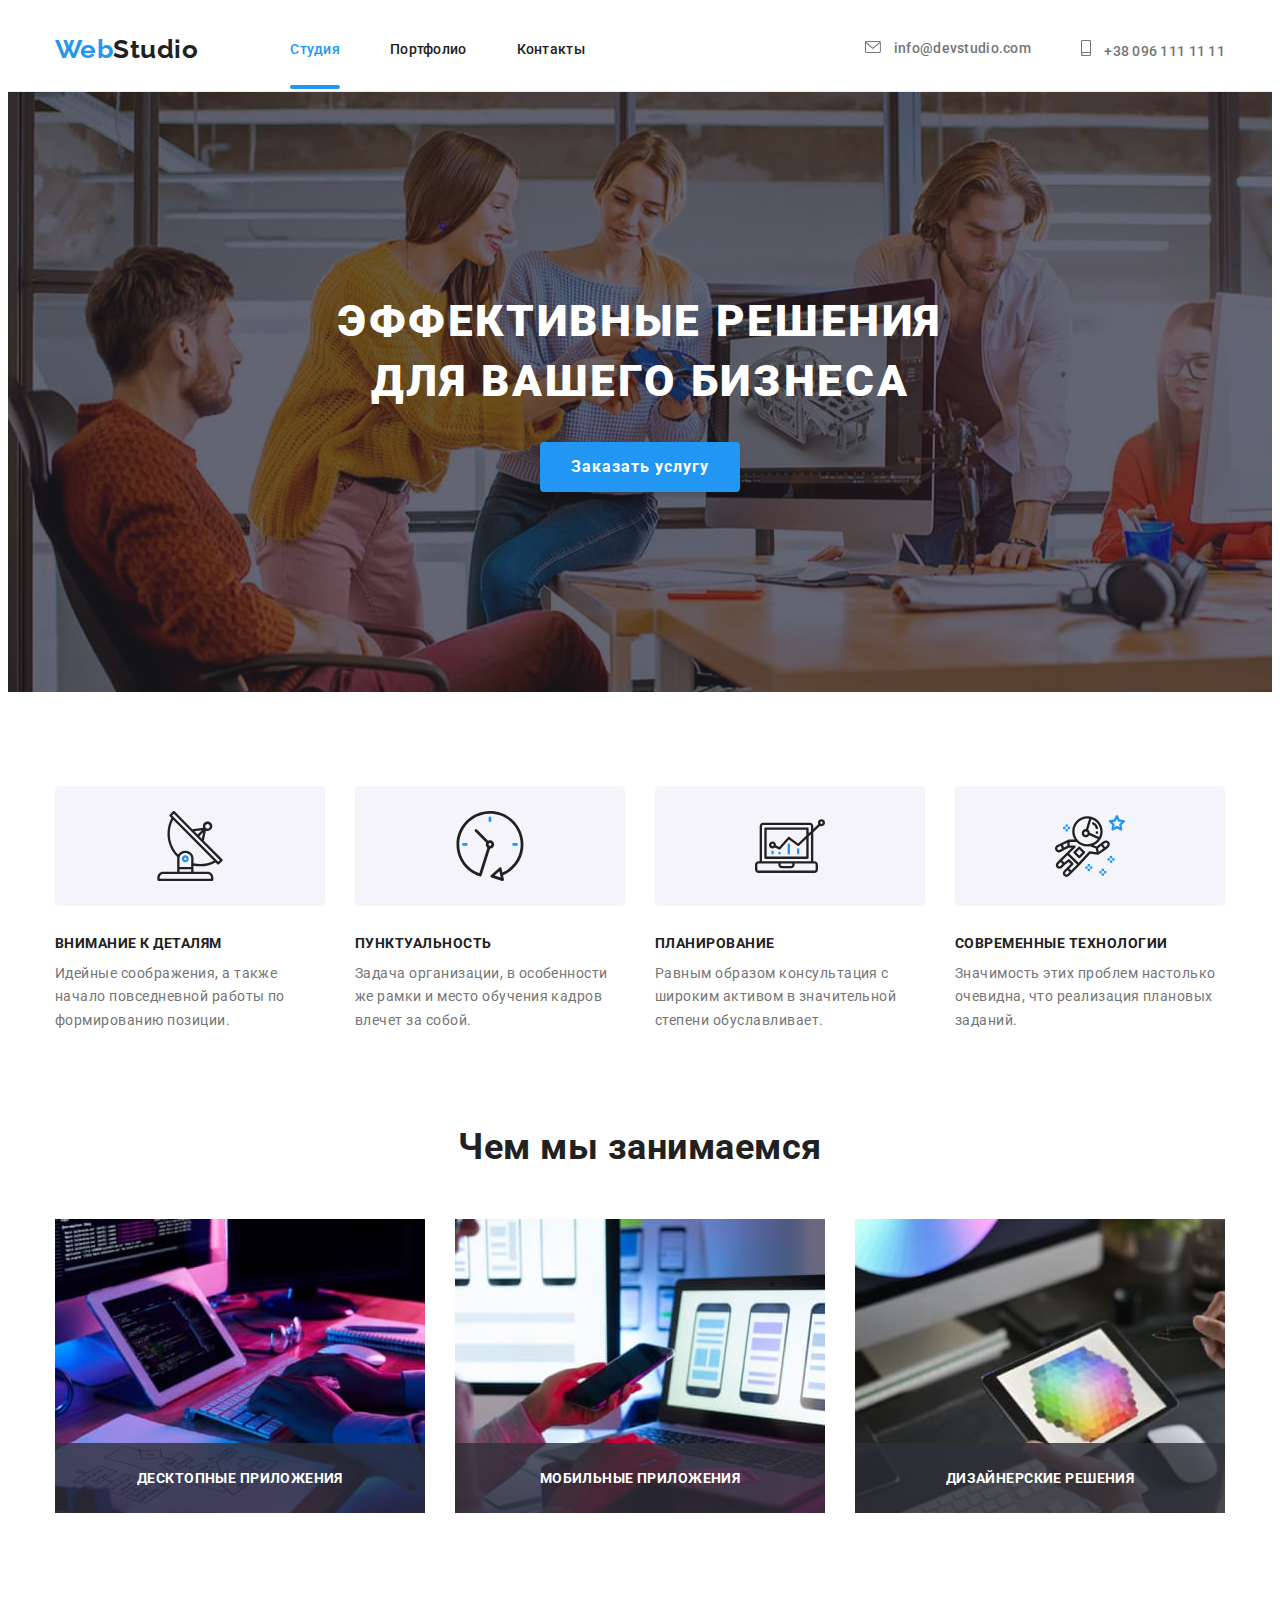
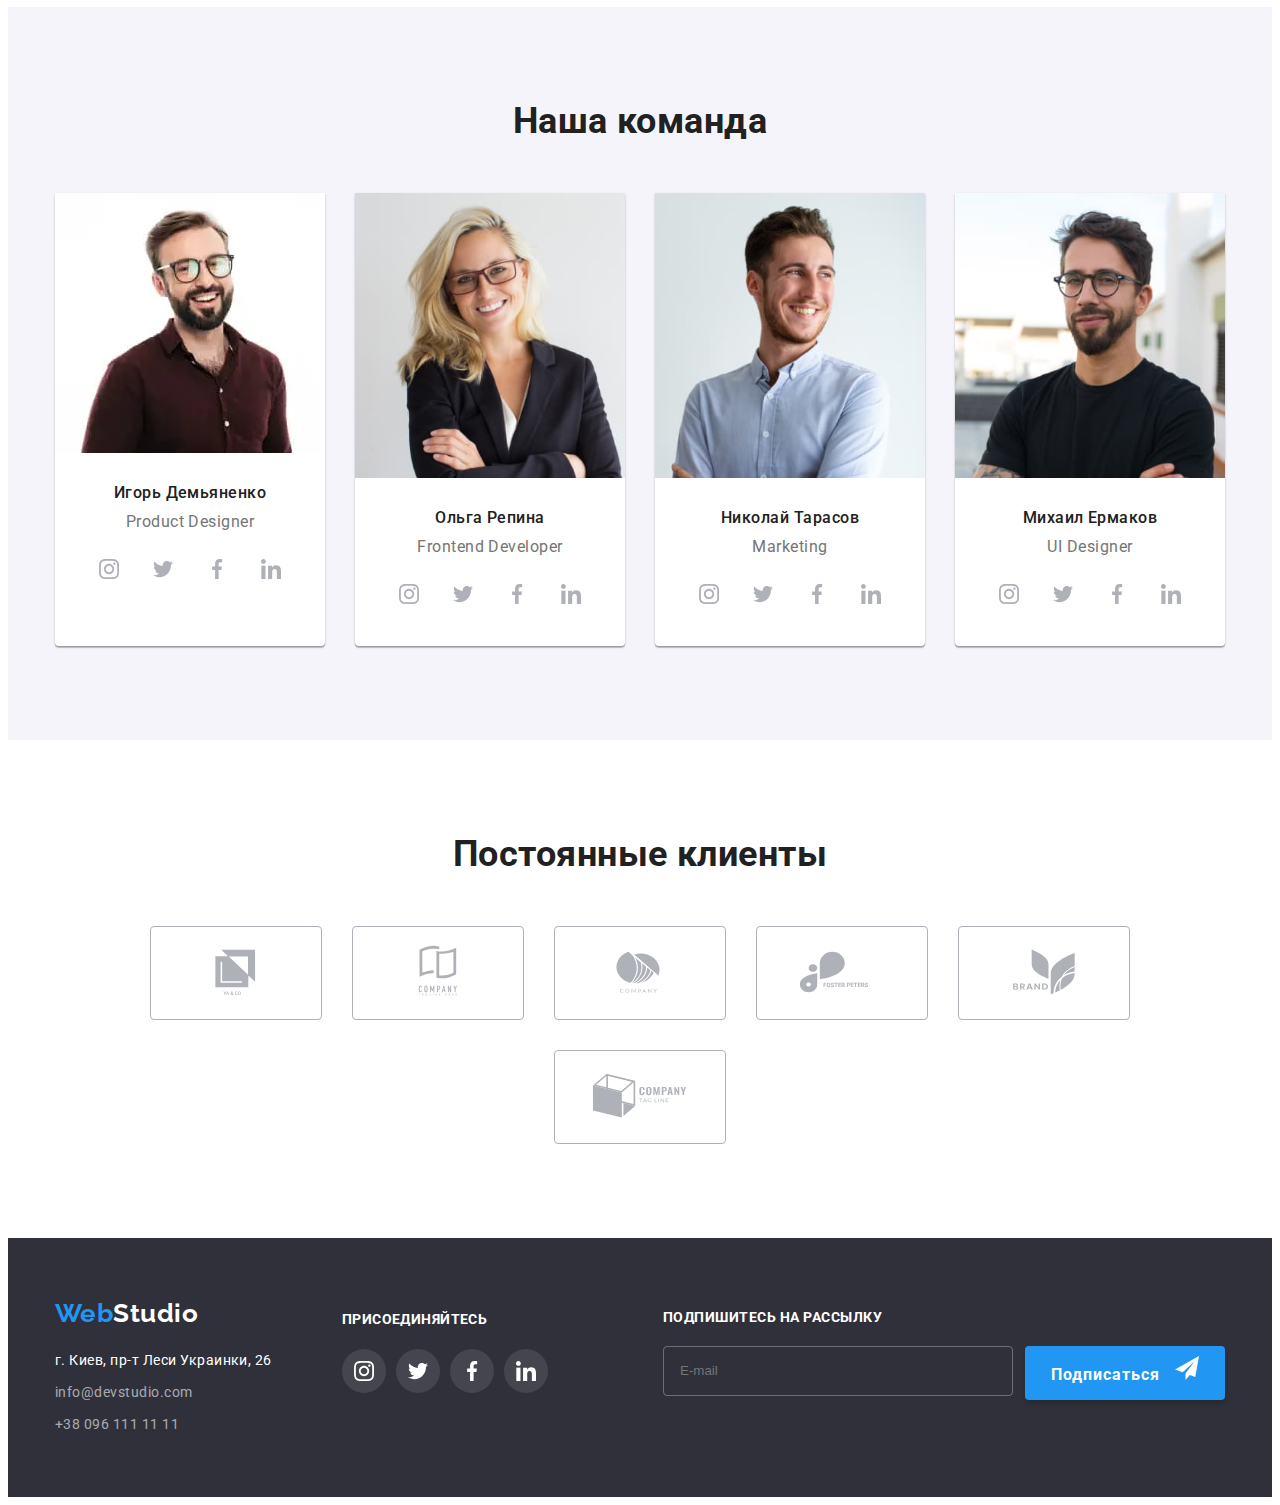
<file: index.html>
<!DOCTYPE html>
<html lang="ru">
  <head>
    <meta charset="UTF-8" />
    <meta http-equiv="X-UA-Compatible" content="IE=edge" />
    <meta name="viewport" content="width=device-width, initial-scale=1.0" />
    <title>WebStudio</title>
    <link rel="preconnect" href="https://fonts.googleapis.com" />
    <link rel="preconnect" href="https://fonts.gstatic.com" crossorigin />
    <link
      href="https://fonts.googleapis.com/css2?family=Raleway:wght@700&family=Roboto:wght@400;500;700;900&display=swap"
      rel="stylesheet"
    />
    <link
      rel="stylesheet"
      href="https://cdnjs.cloudflare.com/ajax/libs/modern-normalize/1.1.0/modern-normalize.min.css"
      integrity="sha512-wpPYUAdjBVSE4KJnH1VR1HeZfpl1ub8YT/NKx4PuQ5NmX2tKuGu6U/JRp5y+Y8XG2tV+wKQpNHVUX03MfMFn9Q=="
      crossorigin="anonymous"
      referrerpolicy="no-referrer"
    />
    <link rel="stylesheet" href="./css/main.min.css" />
  </head>

  <body>
    <header class="header">
      <div class="container header__container">
        <nav class="nav">
          <a class="logo logo--header link" href=""
            ><span class="logo__accent">Web</span>Studio</a
          >

          <button
            type="button"
            class="menu-button btn"
            aria-expanded="false"
            aria-controls="menu-container"
            data-menu-button
          >
            <svg
              width="40"
              height="40"
              aria-label="Переключатель мобильного меню"
            >
              <use class="icon-cross" href="./images/icons.svg#cross"></use>
              <use class="icon-menu" href="./images/icons.svg#menu"></use>
            </svg>
          </button>

          <div class="nav__container" id="menu-container" data-menu>
            <ul class="nav__list list">
              <li class="nav__item">
                <a class="nav__link link nav__link--current" href="./index.html"
                  >Студия</a
                >
              </li>
              <li class="nav__item">
                <a class="nav__link link" href="./portfolio.html">Портфолио</a>
              </li>
              <li class="nav__item">
                <a class="nav__link link" href="">Контакты</a>
              </li>
            </ul>

            <ul class="contact-list list">
              <li class="contact-list__item">
                <a class="contacts link" href="mailto:info@devstudio.com">
                  <svg class="contacts__icon" width="16" height="12">
                    <use href="./images/icons.svg#email"></use>
                  </svg>
                  info@devstudio.com
                </a>
              </li>
              <li class="contact-list__item">
                <a class="contacts contacts-tel link" href="tel:+380961111111">
                  <svg class="contacts__icon" width="10" height="16">
                    <use href="./images/icons.svg#smartphone"></use>
                  </svg>
                  +38 096 111 11 11
                </a>
              </li>
            </ul>

            <ul class="social-list list">
              <li class="social-list__item">
                <a href="" class="social-link link">Instagram</a>
              </li>
              <li class="social-list__item">
                <a href="" class="social-link link">Twitter</a>
              </li>
              <li class="social-list__item">
                <a href="" class="social-link link">Facebook</a>
              </li>
              <li class="social-list__item">
                <a href="" class="social-link link">LinkedIn</a>
              </li>
            </ul>
          </div>
        </nav>
      </div>
    </header>

    <main>
      <!-- Hero -->
      <section class="hero">
        <div class="container">
          <h1 class="hero__title">
            Эффективные решения <br />для вашего бизнеса
          </h1>

          <button class="modal-btn btn" type="button" data-modal-open>
            Заказать услугу
          </button>
        </div>
      </section>

      <!--Особенности-->
      <section class="specifics">
        <div class="container">
          <h2 class="specifics__title">Особенности</h2>
          <ul class="section list">
            <li class="specifics__item">
              <div class="section__box">
                <svg class="specifics__icon" width="70" height="70">
                  <use href="images/icons.svg#antenna"></use>
                </svg>
              </div>
              <h3 class="section__subtitle">Внимание к деталям</h3>
              <p class="section__description">
                Идейные соображения, а также начало повседневной работы по
                формированию позиции.
              </p>
            </li>

            <li class="specifics__item">
              <div class="section__box">
                <svg class="specifics__icon" width="70" height="70">
                  <use href="images/icons.svg#clock"></use>
                </svg>
              </div>
              <h3 class="section__subtitle">Пунктуальность</h3>
              <p class="section__description">
                Задача организации, в особенности же рамки и место обучения
                кадров влечет за собой.
              </p>
            </li>

            <li class="specifics__item">
              <div class="section__box">
                <svg class="specifics__icon" width="70" height="70">
                  <use href="images/icons.svg#diagram"></use>
                </svg>
              </div>
              <h3 class="section__subtitle">Планирование</h3>
              <p class="section__description">
                Равным образом консультация с широким активом в значительной
                степени обуславливает.
              </p>
            </li>

            <li class="specifics__item">
              <div class="section__box">
                <svg class="specifics__icon" width="70" height="70">
                  <use href="images/icons.svg#astronaut"></use>
                </svg>
              </div>
              <h3 class="section__subtitle">Современные технологии</h3>
              <p class="section__description">
                Значимость этих проблем настолько очевидна, что реализация
                плановых заданий.
              </p>
            </li>
          </ul>
        </div>
      </section>

      <!-- Чем мы занимаемся -->
      <section class="work">
        <div class="container">
          <h2 class="section__title">Чем мы занимаемся</h2>
          <ul class="work__list list">
            <li class="work__item">
              <img src="./images/code.jpg" width="370" alt="Пишем сайты" />
              <div class="work__description">
                <p class="work__text">Десктопные приложения</p>
              </div>
            </li>

            <li class="work__item">
              <img
                src="./images/design.jpg"
                width="370"
                alt="Составляем дизайн"
              />
              <div class="work__description">
                <p class="work__text">Мобильные приложения</p>
              </div>
            </li>

            <li class="work__item">
              <img
                src="./images/applications.jpg"
                width="370"
                alt="Создаем приложения"
              />
              <div class="work__description">
                <p class="work__text">Дизайнерские решения</p>
              </div>
            </li>
          </ul>
        </div>
      </section>

      <!--Наша команда-->

      <section class="team">
        <div class="container">
          <h2 class="section__title">Наша команда</h2>
          <ul class="team__list list">
            <li class="team__item">
              <picture>
                <source
                  srcset="
                    ./images/team1-desktop.webp    1x,
                    ./images/team1-desktop@2x.webp 2x
                  "
                  media="(min-width: 1200px)"
                  type="image/webp"
                />
                <source
                  srcset="
                    ./images/team1-desktop.jpg    1x,
                    ./images/team1-desktop@2x.jpg 2x
                  "
                  media="(min-width: 1200px)"
                />
                <source
                  srcset="
                    ./images/team1-tablet.webp    1x,
                    ./images/team1-tablet@2x.webp 2x
                  "
                  media="(min-width: 768px)"
                  type="image/webp"
                />
                <source
                  srcset="
                    ./images/team1-tablet.jpg    1x,
                    ./images/team1-tablet@2x.jpg 2x
                  "
                  media="(min-width: 768px)"
                />
                <source
                  srcset="
                    ./images/team1-mobile.webp    1x,
                    ./images/team1-mobile@2x.webp 2x
                  "
                  media="(max-width: 767px)"
                  type="image/webp"
                />
                <source
                  srcset="
                    ./images/team1-mobile.jpg    1x,
                    ./images/team1-mobile@2x.jpg 2x
                  "
                  media="(max-width: 767px)"
                />
                <img src="./images/team1-desktop.jpg" />
              </picture>

              <!-- <img
                srcset="
                  ./images/team1-270.jpg 270w,
                  ./images/team1-354.jpg 354w,
                  ./images/team1-540.jpg 450w,
                  ./images/team1-540.jpg 540w,
                  ./images/team1-708.jpg 708w,
                  ./images/team1-900.jpg 900w
                "
                src="./images/team1-270.jpg"
                alt="Игорь Демьяненко"
                sizes="(min-width: 1440) 15vw, (min-width: 1200px) 25vw, (min-width: 768px) 50vw, 100vw"
              /> -->

              <div class="team__content">
                <h3 class="team__subtitle">Игорь Демьяненко</h3>
                <p class="team__description" lang="en">Product Designer</p>
                <ul class="social list">
                  <li class="social__item">
                    <a href="" class="social__link link">
                      <svg class="social__icon" width="20" height="20">
                        <use href="./images/icons.svg#instagram"></use>
                      </svg>
                    </a>
                  </li>
                  <li class="social__item">
                    <a href="" class="social__link link">
                      <svg class="social__icon" width="20" height="20">
                        <use href="./images/icons.svg#twitter"></use>
                      </svg>
                    </a>
                  </li>
                  <li class="social__item">
                    <a href="" class="social__link link">
                      <svg class="social__icon" width="20" height="20">
                        <use href="./images/icons.svg#facebook"></use>
                      </svg>
                    </a>
                  </li>
                  <li class="social__item">
                    <a href="" class="social__link link">
                      <svg class="social__icon" width="20" height="20">
                        <use href="./images/icons.svg#linkedin"></use>
                      </svg>
                    </a>
                  </li>
                </ul>
              </div>
            </li>
            <li class="team__item">
              <img
                srcset="
                  ./images/team2-270.jpg 270w,
                  ./images/team2-354.jpg 354w,
                  ./images/team2-540.jpg 450w,
                  ./images/team2-540.jpg 540w,
                  ./images/team2-708.jpg 708w,
                  ./images/team2-900.jpg 900w
                "
                src="./images/team2-270.jpg"
                alt="Ольга Репина"
                sizes="(min-width: 1440) 15vw, (min-width: 1200px) 25vw, (min-width: 768px) 50vw, 100vw"
              />

              <div class="team__content">
                <h3 class="team__subtitle">Ольга Репина</h3>
                <p class="team__description" lang="en">Frontend Developer</p>
                <ul class="social list">
                  <li class="social__item">
                    <a href="" class="social__link link">
                      <svg class="social__icon" width="20" height="20">
                        <use href="./images/icons.svg#instagram"></use>
                      </svg>
                    </a>
                  </li>
                  <li class="social__item">
                    <a href="" class="social__link link">
                      <svg class="social__icon" width="20" height="20">
                        <use href="./images/icons.svg#twitter"></use>
                      </svg>
                    </a>
                  </li>
                  <li class="social__item">
                    <a href="" class="social__link link">
                      <svg class="social__icon" width="20" height="20">
                        <use href="./images/icons.svg#facebook"></use>
                      </svg>
                    </a>
                  </li>
                  <li class="social__item">
                    <a href="" class="social__link link">
                      <svg class="social__icon" width="20" height="20">
                        <use href="./images/icons.svg#linkedin"></use>
                      </svg>
                    </a>
                  </li>
                </ul>
              </div>
            </li>
            <li class="team__item">
              <img
                srcset="
                  ./images/team3-270.jpg 270w,
                  ./images/team3-354.jpg 354w,
                  ./images/team3-540.jpg 450w,
                  ./images/team3-540.jpg 540w,
                  ./images/team3-708.jpg 708w,
                  ./images/team3-900.jpg 900w
                "
                src="./images/team3-270.jpg"
                alt="Николай Тарасов"
                sizes="(min-width: 1440) 15vw, (min-width: 1200px) 25vw, (min-width: 768px) 50vw, 100vw"
              />

              <div class="team__content">
                <h3 class="team__subtitle">Николай Тарасов</h3>
                <p class="team__description" lang="en">Marketing</p>
                <ul class="social list">
                  <li class="social__item">
                    <a href="" class="social__link link">
                      <svg class="social__icon" width="20" height="20">
                        <use href="./images/icons.svg#instagram"></use>
                      </svg>
                    </a>
                  </li>
                  <li class="social__item">
                    <a href="" class="social__link link">
                      <svg class="social__icon" width="20" height="20">
                        <use href="./images/icons.svg#twitter"></use>
                      </svg>
                    </a>
                  </li>
                  <li class="social__item">
                    <a href="" class="social__link link">
                      <svg class="social__icon" width="20" height="20">
                        <use href="./images/icons.svg#facebook"></use>
                      </svg>
                    </a>
                  </li>
                  <li class="social__item">
                    <a href="" class="social__link link">
                      <svg class="social__icon" width="20" height="20">
                        <use href="./images/icons.svg#linkedin"></use>
                      </svg>
                    </a>
                  </li>
                </ul>
              </div>
            </li>
            <li class="team__item">
              <img
                srcset="
                  ./images/team4-270.jpg 270w,
                  ./images/team4-354.jpg 354w,
                  ./images/team4-540.jpg 450w,
                  ./images/team4-540.jpg 540w,
                  ./images/team4-708.jpg 708w,
                  ./images/team4-900.jpg 900w
                "
                src="./images/team4-270.jpg"
                alt="Михаил Ермаков"
                sizes="(min-width: 1440) 15vw, (min-width: 1200px) 25vw, (min-width: 768px) 50vw, 100vw"
              />
              <div class="team__content">
                <h3 class="team__subtitle">Михаил Ермаков</h3>
                <p class="team__description" lang="en">UI Designer</p>
                <ul class="social list">
                  <li class="social__item">
                    <a href="" class="social__link link">
                      <svg class="social__icon" width="20" height="20">
                        <use href="./images/icons.svg#instagram"></use>
                      </svg>
                    </a>
                  </li>
                  <li class="social__item">
                    <a href="" class="social__link link">
                      <svg class="social__icon" width="20" height="20">
                        <use href="./images/icons.svg#twitter"></use>
                      </svg>
                    </a>
                  </li>
                  <li class="social__item">
                    <a href="" class="social__link link">
                      <svg class="social__icon" width="20" height="20">
                        <use href="./images/icons.svg#facebook"></use>
                      </svg>
                    </a>
                  </li>
                  <li class="social__item">
                    <a href="" class="social__link link">
                      <svg class="social__icon" width="20" height="20">
                        <use href="./images/icons.svg#linkedin"></use>
                      </svg>
                    </a>
                  </li>
                </ul>
              </div>
            </li>
          </ul>
        </div>
      </section>

      <section class="client">
        <div class="container">
          <h2 class="section__title">Постоянные клиенты</h2>
          <ul class="client__list list">
            <li class="client__item">
              <div class="client__box">
                <a href="" class="client__link link">
                  <svg class="client__icon" width="106" height="60">
                    <use href="images/icons.svg#logo"></use>
                  </svg>
                </a>
              </div>
            </li>
            <li class="client__item">
              <div class="client__box">
                <a href="" class="client__link link">
                  <svg class="client__icon" width="106" height="60">
                    <use href="images/icons.svg#logo-1"></use>
                  </svg>
                </a>
              </div>
            </li>
            <li class="client__item">
              <div class="client__box">
                <a href="" class="client__link link">
                  <svg class="client__icon" width="106" height="60">
                    <use href="images/icons.svg#logo-2"></use>
                  </svg>
                </a>
              </div>
            </li>
            <li class="client__item">
              <div class="client__box">
                <a href="" class="client__link link">
                  <svg class="client__icon" width="106" height="60">
                    <use href="images/icons.svg#logo-3"></use>
                  </svg>
                </a>
              </div>
            </li>
            <li class="client__item">
              <div class="client__box">
                <a href="" class="client__link link">
                  <svg class="client__icon" width="106" height="60">
                    <use href="images/icons.svg#logo-4"></use>
                  </svg>
                </a>
              </div>
            </li>
            <li class="client__item">
              <div class="client__box">
                <a href="" class="client__link link">
                  <svg class="client__icon" width="106" height="60">
                    <use href="images/icons.svg#logo-5"></use>
                  </svg>
                </a>
              </div>
            </li>
          </ul>
        </div>
      </section>
    </main>
    <footer class="footer">
      <div class="footer__container container">
        <div class="footer-thumb">
          <div class="footer__box">
            <a class="logo logo--footer link" href=""
              ><span class="logo__accent logo__accent--footer">Web</span
              >Studio</a
            >

            <address class="footer__addres">
              г. Киев, пр-т Леси Украинки, 26
            </address>

            <a class="footer__contact link" href="mailto:info@devstudio.com"
              >info@devstudio.com</a
            >

            <a class="footer__contact link" href="tel:+380961111111"
              >+38 096 111 11 11</a
            >
          </div>

          <div class="footer__social">
            <h2 class="footer__subtitle">присоединяйтесь</h2>
            <ul class="social list">
              <li class="social__item">
                <a href="" class="social__link social__link--footer link">
                  <svg
                    class="social__icon social__icon--footer"
                    width="20"
                    height="20"
                  >
                    <use href="./images/icons.svg#instagram"></use>
                  </svg>
                </a>
              </li>
              <li class="social__item">
                <a href="" class="social__link social__link--footer link">
                  <svg
                    class="social__icon social__icon--footer"
                    width="20"
                    height="20"
                  >
                    <use href="./images/icons.svg#twitter"></use>
                  </svg>
                </a>
              </li>
              <li class="social__item">
                <a href="" class="social__link social__link--footer link">
                  <svg
                    class="social__icon social__icon--footer"
                    width="20"
                    height="20"
                  >
                    <use href="./images/icons.svg#facebook"></use>
                  </svg>
                </a>
              </li>
              <li class="social__item">
                <a href="" class="social__link social__link--footer link">
                  <svg
                    class="social__icon social__icon--footer"
                    width="20"
                    height="20"
                  >
                    <use href="./images/icons.svg#linkedin"></use>
                  </svg>
                </a>
              </li>
            </ul>
          </div>
        </div>
        <div class="footer-box">
          <p class="footer-form__text">Подпишитесь на рассылку</p>
          <form class="footer-form">
            <label>
              <input
                class="footer-form__input"
                type="email"
                name="email"
                placeholder="E-mail"
                required
              />
            </label>
            <button class="modal-btn btn" type="submit">
              Подписаться
              <svg class="footer-form__icon" width="24" height="24">
                <use href="./images/icons.svg#icon-send"></use>
              </svg>
            </button>
          </form>
        </div>
      </div>
    </footer>

    <!-- Модальное окно -->

    <div class="backdrop backdrop--is-hidden" data-modal>
      <div class="modal">
        <button class="btn-close btn" data-modal-close>
          <svg width="30" height="30">
            <use class="modal__close" href="./images/icons.svg#close"></use>
          </svg>
        </button>

        <p class="modal-form__text">Оставьте свои данные, мы вам перезвоним</p>
        <form class="modal-form">
          <div class="modal-form__field">
            <label class="modal-form__label" for="name">Имя</label>
            <input
              class="modal-form__input"
              type="text"
              name="name"
              id="name"
              placeholder=" "
              minlength="3"
              required
            />
            <svg class="modal-form__icon" width="18" height="18">
              <use href="./images/icons.svg#icon-person"></use>
            </svg>
          </div>
          <div class="modal-form__field">
            <label class="modal-form__label" for="tel">Телефон</label>
            <input
              class="modal-form__input"
              type="tel"
              name="tel"
              id="tel"
              minlength="10"
              required
            />
            <svg class="modal-form__icon" width="18" height="18">
              <use href="./images/icons.svg#icon-phone"></use>
            </svg>
          </div>
          <div class="modal-form__field">
            <label class="modal-form__label" for="mail">Почта</label>
            <input
              class="modal-form__input"
              type="email"
              name="email"
              id="mail"
              required
            />
            <svg class="modal-form__icon" width="18" height="18">
              <use href="./images/icons.svg#icon-email"></use>
            </svg>
          </div>
          <label class="modal-form__label" for="comment">Комментарий</label>
          <textarea
            class="modal-form__textarea"
            name="feedback"
            rows="5"
            placeholder="Введите текст"
            id="comment"
          ></textarea>

          <label class="modal-form__checkbox">
            <input
              class="checkbox"
              type="checkbox"
              name="treaty"
              value="treaty"
              required
            />
            <span class="modal-form__icon-checkbox"></span>
            Соглашаюсь с рассылкой и принимаю
            <a class="modal-form__link link" href="#">Условия договора</a>
          </label>
          <div class="modal-form__btn">
            <button class="modal-btn btn" type="submit">Отправить</button>
          </div>
        </form>
      </div>
    </div>
    <script src="./js/modal.js"></script>
    <script src="./js/menu.js"></script>
  </body>
</html>
</file>
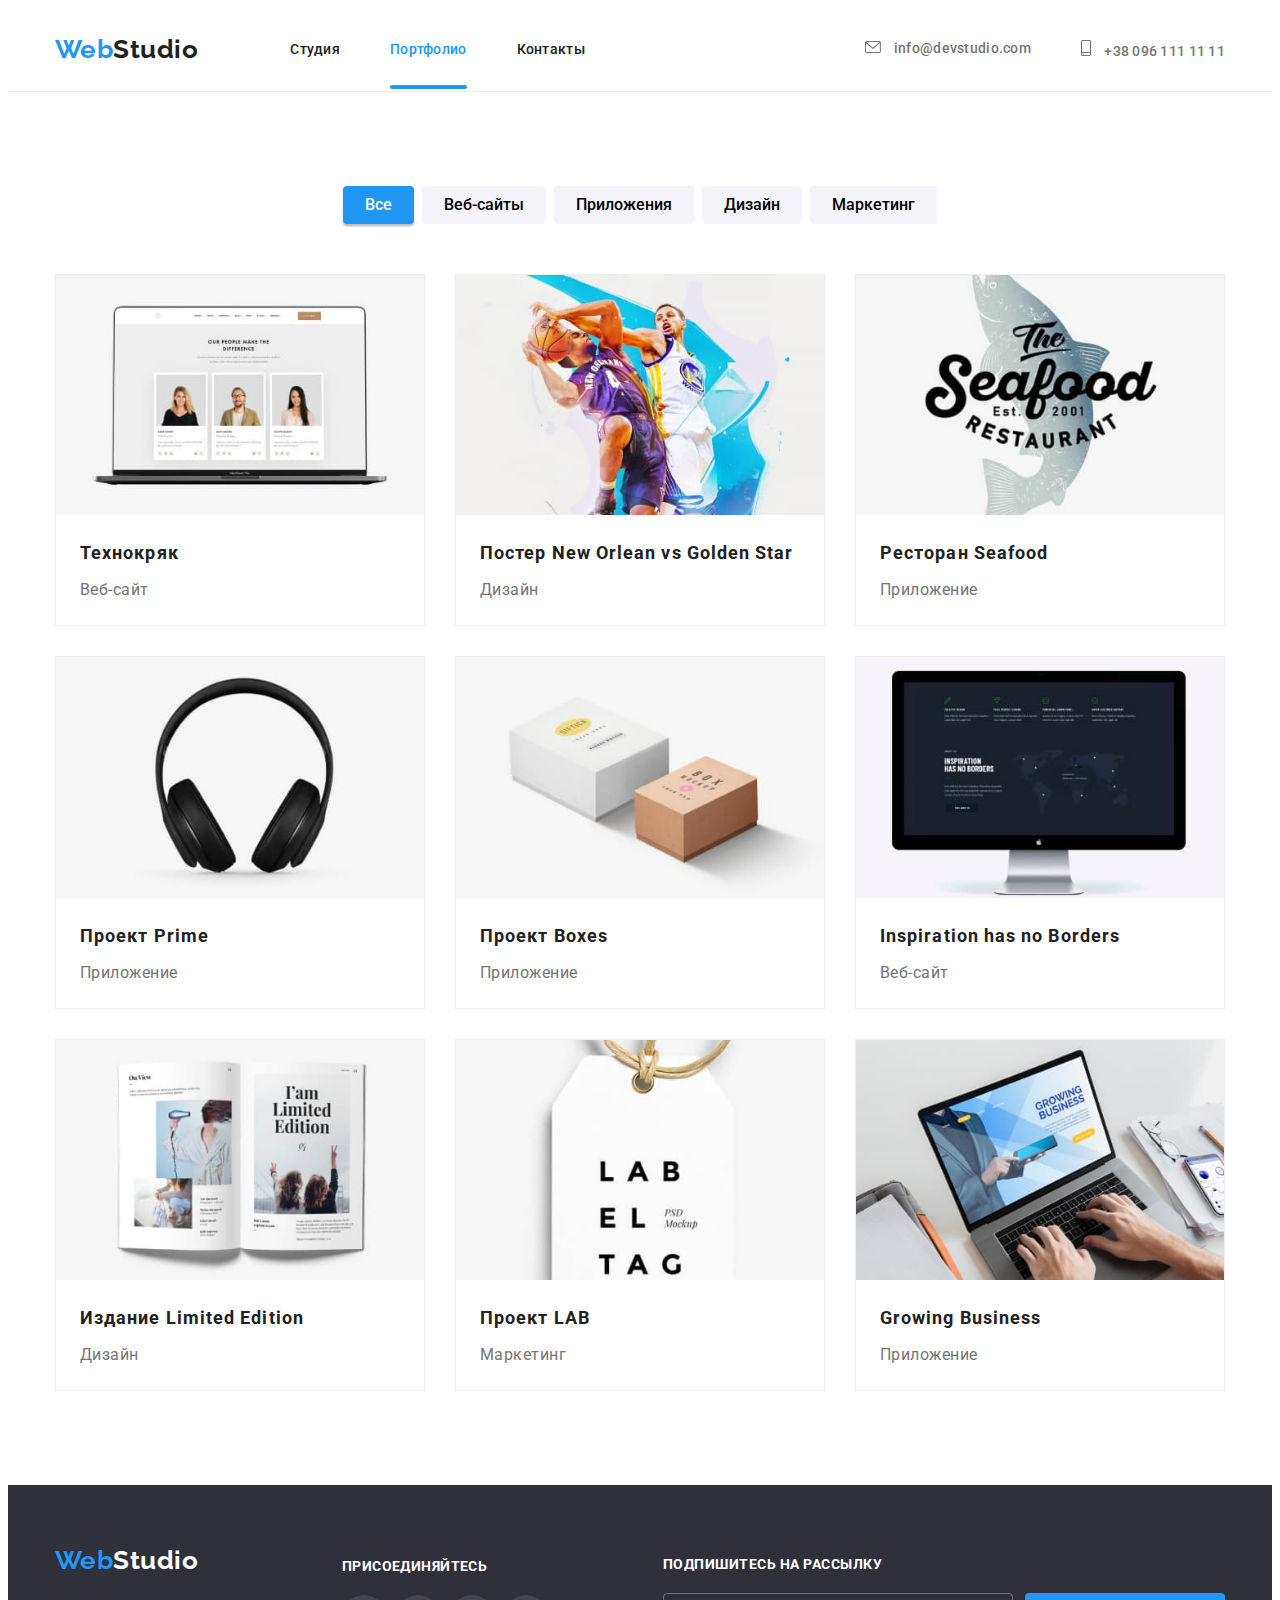
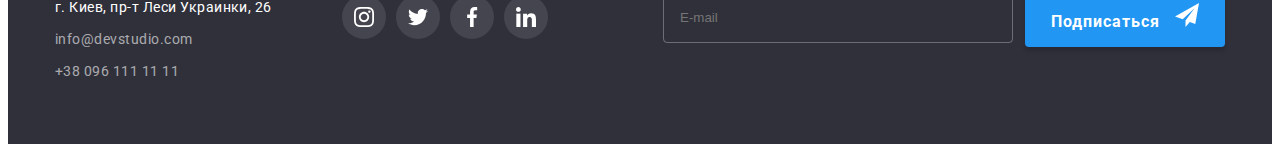
<file: portfolio.html>
<!DOCTYPE html>
<html lang="ru">
  <head>
    <meta charset="UTF-8" />
    <meta http-equiv="X-UA-Compatible" content="IE=edge" />
    <meta name="viewport" content="width=device-width, initial-scale=1.0" />
    <title>WebStudio</title>
    <link rel="preconnect" href="https://fonts.googleapis.com" />
    <link rel="preconnect" href="https://fonts.gstatic.com" crossorigin />
    <link
      href="https://fonts.googleapis.com/css2?family=Raleway:wght@700&family=Roboto:wght@400;500;700;900&display=swap"
      rel="stylesheet"
    />
    <link
      rel="stylesheet"
      href="https://cdnjs.cloudflare.com/ajax/libs/modern-normalize/1.1.0/modern-normalize.min.css"
      integrity="sha512-wpPYUAdjBVSE4KJnH1VR1HeZfpl1ub8YT/NKx4PuQ5NmX2tKuGu6U/JRp5y+Y8XG2tV+wKQpNHVUX03MfMFn9Q=="
      crossorigin="anonymous"
      referrerpolicy="no-referrer"
    />
    <link rel="stylesheet" href="./css/portfolio.min.css" />
  </head>

  <body>
    <header class="header">
      <div class="container header__container">
        <button
          type="button"
          class="menu-button btn"
          aria-expanded="false"
          aria-controls="menu-container"
          data-menu-button
        >
          <svg
            width="40"
            height="40"
            aria-label="Переключатель мобильного меню"
          >
            <use class="icon-cross" href="./images/icons.svg#cross"></use>
            <use class="icon-menu" href="./images/icons.svg#menu"></use>
          </svg>
        </button>
        <nav class="nav">
          <a class="logo logo--header link" href=""
            ><span class="logo__accent">Web</span>Studio</a
          >
          <div class="nav__container" id="menu-container" data-menu>
            <!-- <button
              type="button"
              class="menu-button btn"
              aria-expanded="false"
              aria-controls="menu-container"
              data-menu-button
            >
              <svg
                width="40"
                height="40"
                aria-label="Переключатель мобильного меню"
              >
                <use class="icon-cross" href="./images/icons.svg#cross"></use>
                <use class="icon-menu" href="./images/icons.svg#menu"></use>
              </svg>
            </button> -->

            <ul class="nav__list list">
              <li class="nav__item">
                <a class="nav__link link" href="./index.html">Студия</a>
              </li>
              <li class="nav__item">
                <a
                  class="nav__link nav__link--current link"
                  href="./portfolio.html"
                  >Портфолио</a
                >
              </li>
              <li class="nav__item">
                <a class="nav__link link" href="">Контакты</a>
              </li>
            </ul>

            <ul class="contact-list list">
              <li class="contact-list__item">
                <a class="contacts link" href="mailto:info@devstudio.com">
                  <svg class="contacts__icon" width="16" height="12">
                    <use href="./images/icons.svg#email"></use>
                  </svg>
                  info@devstudio.com
                </a>
              </li>
              <li class="contact-list__item">
                <a class="contacts contacts-tel link" href="tel:+380961111111">
                  <svg class="contacts__icon" width="10" height="16">
                    <use href="./images/icons.svg#smartphone"></use>
                  </svg>
                  +38 096 111 11 11
                </a>
              </li>
            </ul>

            <ul class="social-list list">
              <li class="social-list__item">
                <a href="" class="social-link link">Instagram</a>
              </li>
              <li class="social-list__item">
                <a href="" class="social-link link">Twitter</a>
              </li>
              <li class="social-list__item">
                <a href="" class="social-link link">Facebook</a>
              </li>
              <li class="social-list__item">
                <a href="" class="social-link link">LinkedIn</a>
              </li>
            </ul>
          </div>
        </nav>
      </div>
    </header>

    <main>
      <!-- Герой -->
      <section class="projects">
        <div class="container">
          <ul class="project__list list">
            <li class="project__item">
              <button
                class="project__btn btn project__btn--current"
                type="button"
              >
                Все
              </button>
            </li>

            <li class="project__item">
              <button class="project__btn btn" type="button">Веб-сайты</button>
            </li>

            <li class="project__item">
              <button class="project__btn btn" type="button">Приложения</button>
            </li>

            <li class="project__item">
              <button class="project__btn btn" type="button">Дизайн</button>
            </li>

            <li class="project__item">
              <button class="project__btn btn" type="button">Маркетинг</button>
            </li>
          </ul>

          <ul class="job__list list">
            <li class="job__item">
              <a class="job__link link" href="">
                <div class="job__thumb">
                  <img
                    srcset="
                      ./images/project1-354.jpg 354w,
                      ./images/project1-370.jpg 370w,
                      ./images/project1-450.jpg 450w,
                      ./images/project1-708.jpg 708w,
                      ./images/project1-740.jpg 740w,
                      ./images/project1-900.jpg 900w
                    "
                    src="./images/project1-354.jpg"
                    alt="Технокряк"
                    sizes="(min-width: 1440) 25vw, (min-width: 1200px) 33vw, (min-width: 768px) 50vw, 100vw"
                  />
                  <div class="overlay">
                    <p class="overlay__discription">
                      Технокряк это современная площадка распространения
                      коронавируса. Компании используют эту платформу для
                      цифрового шпионажа и атак на защищённые сервера
                      конкурентов.
                    </p>
                  </div>
                </div>
                <div class="job__content">
                  <h3 class="job__subtitle">Технокряк</h3>
                  <p class="job__discription">Веб-сайт</p>
                </div>
              </a>
            </li>

            <li class="job__item">
              <a class="job__link link" href="">
                <div class="job__thumb">
                  <img
                    srcset="
                      ./images/project2-354.jpg 354w,
                      ./images/project2-370.jpg 370w,
                      ./images/project2-450.jpg 450w,
                      ./images/project2-708.jpg 708w,
                      ./images/project2-740.jpg 740w,
                      ./images/project2-900.jpg 900w
                    "
                    src="./images/project2-354.jpg"
                    alt="Постер New Orlean vs Golden Star"
                    sizes="(min-width: 1440) 25vw, (min-width: 1200px) 33vw, (min-width: 768px) 50vw, 100vw"
                  />
                  <div class="overlay">
                    <p class="overlay__discription">
                      Технокряк это современная площадка распространения
                      коронавируса. Компании используют эту платформу для
                      цифрового шпионажа и атак на защищённые сервера
                      конкурентов.
                    </p>
                  </div>
                </div>
                <div class="job__content">
                  <h3 class="job__subtitle">
                    Постер New Orlean vs Golden Star
                  </h3>
                  <p class="job__discription">Дизайн</p>
                </div>
              </a>
            </li>

            <li class="job__item">
              <a class="job__link link" href="">
                <div class="job__thumb">
                  <img
                    srcset="
                      ./images/project3-354.jpg 354w,
                      ./images/project3-370.jpg 370w,
                      ./images/project3-450.jpg 450w,
                      ./images/project3-708.jpg 708w,
                      ./images/project3-740.jpg 740w,
                      ./images/project3-900.jpg 900w
                    "
                    src="./images/project3-354.jpg"
                    alt="Ресторан Seafood"
                    sizes="(min-width: 1440) 25vw, (min-width: 1200px) 33vw, (min-width: 768px) 50vw, 100vw"
                  />
                  <div class="overlay">
                    <p class="overlay__discription">
                      Технокряк это современная площадка распространения
                      коронавируса. Компании используют эту платформу для
                      цифрового шпионажа и атак на защищённые сервера
                      конкурентов.
                    </p>
                  </div>
                </div>
                <div class="job__content">
                  <h3 class="job__subtitle">Ресторан Seafood</h3>
                  <p class="job__discription">Приложение</p>
                </div>
              </a>
            </li>

            <li class="job__item">
              <a class="job__link link" href="">
                <div class="job__thumb">
                  <img
                    srcset="
                      ./images/project4-354.jpg 354w,
                      ./images/project4-370.jpg 370w,
                      ./images/project4-450.jpg 450w,
                      ./images/project4-708.jpg 708w,
                      ./images/project4-740.jpg 740w,
                      ./images/project4-900.jpg 900w
                    "
                    src="./images/project4-354.jpg"
                    alt="Проект Prime"
                    sizes="(min-width: 1440) 25vw, (min-width: 1200px) 33vw, (min-width: 768px) 50vw, 100vw"
                  />
                  <div class="overlay">
                    <p class="overlay__discription">
                      Технокряк это современная площадка распространения
                      коронавируса. Компании используют эту платформу для
                      цифрового шпионажа и атак на защищённые сервера
                      конкурентов.
                    </p>
                  </div>
                </div>
                <div class="job__content">
                  <h3 class="job__subtitle">Проект Prime</h3>
                  <p class="job__discription">Приложение</p>
                </div>
              </a>
            </li>

            <li class="job__item">
              <a class="job__link link" href="">
                <div class="job__thumb">
                  <img
                    srcset="
                      ./images/project5-354.jpg 354w,
                      ./images/project5-370.jpg 370w,
                      ./images/project5-450.jpg 450w,
                      ./images/project5-708.jpg 708w,
                      ./images/project5-740.jpg 740w,
                      ./images/project5-900.jpg 900w
                    "
                    src="./images/project5-354.jpg"
                    alt="Проект Boxes"
                    sizes="(min-width: 1440) 25vw, (min-width: 1200px) 33vw, (min-width: 768px) 50vw, 100vw"
                  />
                  <div class="overlay">
                    <p class="overlay__discription">
                      Технокряк это современная площадка распространения
                      коронавируса. Компании используют эту платформу для
                      цифрового шпионажа и атак на защищённые сервера
                      конкурентов.
                    </p>
                  </div>
                </div>
                <div class="job__content">
                  <h3 class="job__subtitle">Проект Boxes</h3>
                  <p class="job__discription">Приложение</p>
                </div>
              </a>
            </li>
            <li class="job__item">
              <a class="job__link link" href="">
                <div class="job__thumb">
                  <img
                    srcset="
                      ./images/project6-354.jpg 354w,
                      ./images/project6-370.jpg 370w,
                      ./images/project6-450.jpg 450w,
                      ./images/project6-708.jpg 708w,
                      ./images/project6-740.jpg 740w,
                      ./images/project6-900.jpg 900w
                    "
                    src="./images/project6-354.jpg"
                    alt="Inspiration has no Borders"
                    sizes="(min-width: 1440) 25vw, (min-width: 1200px) 33vw, (min-width: 768px) 50vw, 100vw"
                  />
                  <div class="overlay">
                    <p class="overlay__discription">
                      Технокряк это современная площадка распространения
                      коронавируса. Компании используют эту платформу для
                      цифрового шпионажа и атак на защищённые сервера
                      конкурентов.
                    </p>
                  </div>
                </div>
                <div class="job__content">
                  <h3 class="job__subtitle" lang="en">
                    Inspiration has no Borders
                  </h3>
                  <p class="job__discription">Веб-сайт</p>
                </div>
              </a>
            </li>
            <li class="job__item">
              <a class="job__link link" href="">
                <div class="job__thumb">
                  <img
                    srcset="
                      ./images/project7-354.jpg 354w,
                      ./images/project7-370.jpg 370w,
                      ./images/project7-450.jpg 450w,
                      ./images/project7-708.jpg 708w,
                      ./images/project7-740.jpg 740w,
                      ./images/project7-900.jpg 900w
                    "
                    src="./images/project7-354.jpg"
                    alt="Издание Limited Edition"
                    sizes="(min-width: 1440) 25vw, (min-width: 1200px) 33vw, (min-width: 768px) 50vw, 100vw"
                  />
                  <div class="overlay">
                    <p class="overlay__discription">
                      Технокряк это современная площадка распространения
                      коронавируса. Компании используют эту платформу для
                      цифрового шпионажа и атак на защищённые сервера
                      конкурентов.
                    </p>
                  </div>
                </div>
                <div class="job__content">
                  <h3 class="job__subtitle">Издание Limited Edition</h3>
                  <p class="job__discription">Дизайн</p>
                </div>
              </a>
            </li>
            <li class="job__item">
              <a class="job__link link" href="">
                <div class="job__thumb">
                  <img
                    srcset="
                      ./images/project8-354.jpg 354w,
                      ./images/project8-370.jpg 370w,
                      ./images/project8-450.jpg 450w,
                      ./images/project8-708.jpg 708w,
                      ./images/project8-740.jpg 740w,
                      ./images/project8-900.jpg 900w
                    "
                    src="./images/project8-354.jpg"
                    alt="Проект LAB"
                    sizes="(min-width: 1440) 25vw, (min-width: 1200px) 33vw, (min-width: 768px) 50vw, 100vw"
                  />
                  <div class="overlay">
                    <p class="overlay__discription">
                      Технокряк это современная площадка распространения
                      коронавируса. Компании используют эту платформу для
                      цифрового шпионажа и атак на защищённые сервера
                      конкурентов.
                    </p>
                  </div>
                </div>
                <div class="job__content">
                  <h3 class="job__subtitle">Проект LAB</h3>
                  <p class="job__discription">Маркетинг</p>
                </div>
              </a>
            </li>
            <li class="job__item">
              <a class="job__link link" href="">
                <div class="job__thumb">
                  <img
                    srcset="
                      ./images/project9-354.jpg 354w,
                      ./images/project9-370.jpg 370w,
                      ./images/project9-450.jpg 450w,
                      ./images/project9-708.jpg 708w,
                      ./images/project9-740.jpg 740w,
                      ./images/project9-900.jpg 900w
                    "
                    src="./images/project9-354.jpg"
                    alt="Growing Business"
                    sizes="(min-width: 1440) 25vw, (min-width: 1200px) 33vw, (min-width: 768px) 50vw, 100vw"
                  />
                  <div class="overlay">
                    <p class="overlay__discription">
                      Технокряк это современная площадка распространения
                      коронавируса. Компании используют эту платформу для
                      цифрового шпионажа и атак на защищённые сервера
                      конкурентов.
                    </p>
                  </div>
                </div>
                <div class="job__content">
                  <h3 class="job__subtitle" lang="en">Growing Business</h3>
                  <p class="job__discription">Приложение</p>
                </div>
              </a>
            </li>
          </ul>
        </div>
      </section>
    </main>

    <footer class="footer">
      <div class="footer__container container">
        <div class="footer-thumb">
          <div class="footer__box">
            <a class="logo logo--footer link" href=""
              ><span class="logo__accent logo__accent--footer">Web</span
              >Studio</a
            >

            <address class="footer__addres">
              г. Киев, пр-т Леси Украинки, 26
            </address>

            <a class="footer__contact link" href="mailto:info@devstudio.com"
              >info@devstudio.com</a
            >

            <a class="footer__contact link" href="tel:+380961111111"
              >+38 096 111 11 11</a
            >
          </div>

          <div class="footer__social">
            <h2 class="footer__subtitle">присоединяйтесь</h2>
            <ul class="social list">
              <li class="social__item">
                <a href="" class="social__link social__link--footer link">
                  <svg
                    class="social__icon social__icon--footer"
                    width="20"
                    height="20"
                  >
                    <use href="./images/icons.svg#instagram"></use>
                  </svg>
                </a>
              </li>
              <li class="social__item">
                <a href="" class="social__link social__link--footer link">
                  <svg
                    class="social__icon social__icon--footer"
                    width="20"
                    height="20"
                  >
                    <use href="./images/icons.svg#twitter"></use>
                  </svg>
                </a>
              </li>
              <li class="social__item">
                <a href="" class="social__link social__link--footer link">
                  <svg
                    class="social__icon social__icon--footer"
                    width="20"
                    height="20"
                  >
                    <use href="./images/icons.svg#facebook"></use>
                  </svg>
                </a>
              </li>
              <li class="social__item">
                <a href="" class="social__link social__link--footer link">
                  <svg
                    class="social__icon social__icon--footer"
                    width="20"
                    height="20"
                  >
                    <use href="./images/icons.svg#linkedin"></use>
                  </svg>
                </a>
              </li>
            </ul>
          </div>
        </div>
        <div class="footer-box">
          <p class="footer-form__text">Подпишитесь на рассылку</p>
          <form class="footer-form">
            <label>
              <input
                class="footer-form__input"
                type="email"
                name="email"
                placeholder="E-mail"
                required
              />
            </label>
            <button class="modal-btn btn" type="submit">
              Подписаться
              <svg class="footer-form__icon" width="24" height="24">
                <use href="./images/icons.svg#icon-send"></use>
              </svg>
            </button>
          </form>
        </div>
      </div>
    </footer>
    <script src="./js/menu.js"></script>
  </body>
</html>
</file>
<file: css/main.min.css>
body{font-family:"Roboto",sans-serif;color:#212121;letter-spacing:0.03em}body.modal-open{overflow:hidden}h1,h2,h3,h4,p{margin-top:0;margin-bottom:0}ul{margin-top:0;margin-bottom:0;padding-left:0}img{display:block;max-width:100%;height:auto}.list{list-style:none}.link{text-decoration:none;color:#212121}.btn{font-family:inherit;border:none;cursor:pointer;padding:0;background-color:transparent}.header{border-bottom:1px solid #ececec}.header__container{position:relative;display:-webkit-box;display:-ms-flexbox;display:flex}.menu-button{display:-webkit-inline-box;display:-ms-inline-flexbox;display:inline-flex;margin:0;padding:0;border:none;background-color:transparent}@media screen and (min-width: 768px){.menu-button{display:none}}.nav{display:-webkit-box;display:-ms-flexbox;display:flex;width:100%;-webkit-box-align:center;-ms-flex-align:center;align-items:center}.menu-button{position:absolute;top:10px;right:15px;z-index:100}.menu-button:hover{fill:#2196f3}.menu-button .icon-cross{display:none}.menu-button.is-open .icon-cross{display:block}.menu-button.is-open .icon-menu{display:none}.nav__container{width:100%;z-index:1}@media screen and (max-width: 767px){.nav__container{display:none;top:0;left:0;height:100vh;min-height:450px;background-color:#fff}.nav__container.is-open{position:fixed;display:-webkit-box;display:-ms-flexbox;display:flex;-webkit-box-orient:vertical;-webkit-box-direction:normal;-ms-flex-direction:column;flex-direction:column;-webkit-box-pack:justify;-ms-flex-pack:justify;justify-content:space-between}}@media screen and (min-width: 768px){.nav__container{display:-webkit-box;display:-ms-flexbox;display:flex;-webkit-box-align:center;-ms-flex-align:center;align-items:center}}@media screen and (max-width: 767px){.nav__list{margin-top:48px;margin-left:40px}}@media screen and (min-width: 768px){.nav__list{display:-webkit-box;display:-ms-flexbox;display:flex}}.nav__item:not(:last-child){margin-right:50px}.nav__link{position:relative;display:inline-block;font-weight:500;letter-spacing:0.02em;-webkit-transition:color 250ms cubic-bezier(0.4, 0, 0.2, 1);transition:color 250ms cubic-bezier(0.4, 0, 0.2, 1)}.nav__link:hover,.nav__link:focus,.nav__link--current{color:#2196f3}@media screen and (max-width: 767px){.nav__link{font-size:40px;line-height:1.17;margin-bottom:32px}}@media screen and (min-width: 768px){.nav__link{padding:32px 0;font-size:14px;line-height:1.14}}@media screen and (min-width: 768px){.nav__link--current::after{content:"";position:absolute;left:0;bottom:0;display:block;width:100%;height:4px;border-radius:2px;background-color:#2196f3}}@media screen and (max-width: 767px){.contact-list{display:-webkit-box;display:-ms-flexbox;display:flex;-webkit-box-orient:vertical;-webkit-box-direction:reverse;-ms-flex-direction:column-reverse;flex-direction:column-reverse;margin-left:40px}}@media screen and (min-width: 768px){.contact-list{display:-webkit-box;display:-ms-flexbox;display:flex;margin-left:auto}}@media screen and (min-width: 768px) and (max-width: 1199px){.contact-list{-webkit-box-orient:vertical;-webkit-box-direction:normal;-ms-flex-direction:column;flex-direction:column}}@media screen and (min-width: 1200px){.contact-list__item:not(:last-child){margin-right:50px}}.contacts{display:inline-block;font-weight:500;font-size:14px;line-height:1, 14;letter-spacing:0.02em;color:#757575;-webkit-transition:color 250ms cubic-bezier(0.4, 0, 0.2, 1);transition:color 250ms cubic-bezier(0.4, 0, 0.2, 1)}@media screen and (max-width: 767px){.contacts{font-size:24px;line-height:1, 16;padding:16px 0}}@media screen and (min-width: 768px){.contacts{padding:5px 0}}@media screen and (min-width: 768px) and (max-width: 1199px){.contacts{font-size:12px;line-height:1, 16}}@media screen and (min-width: 1200px){.contacts{padding:32px 0}}.contacts:hover,.contacts:focus{color:#2196f3}@media screen and (max-width: 767px){.contacts-tel{font-size:34px;line-height:1, 17;color:#2196f3}}.contacts__icon{display:inline-block;margin-right:10px;fill:#757575;-webkit-transition:fill 250ms cubic-bezier(0.4, 0, 0.2, 1);transition:fill 250ms cubic-bezier(0.4, 0, 0.2, 1)}@media screen and (max-width: 767px){.contacts__icon{display:none}}.contacts:hover .contacts__icon,.contacts:focus .contacts__icon{fill:#2196f3}.contact-list-item:not(:last-child){margin-right:50px}.social-list{display:-webkit-box;display:-ms-flexbox;display:flex;-ms-flex-wrap:wrap;flex-wrap:wrap;margin-left:30px}@media screen and (min-width: 768px){.social-list{display:none}}@media screen and (max-width: 767px){.social-list__item{margin-bottom:48px}}.social-link{font-weight:500;font-size:18px;line-height:1.22;letter-spacing:0.02em;color:#2196f3;padding:10px}.logo{font-family:"Raleway",sans-serif;font-weight:700;font-size:24px;line-height:1.16}@media screen and (min-width: 1200px){.logo{font-size:26px;line-height:1.19}}.logo--header{padding:16px 0}@media screen and (min-width: 768px){.logo--header{margin-right:88px}}@media screen and (min-width: 768px){.logo--header{margin-right:92px}}.logo--footer{display:block;margin-bottom:20px;color:#fff}.logo__accent{color:#2196f3}.nav__container.is-open .logo{display:none}.hero{max-width:1600px;margin-left:auto;margin-right:auto;background-image:-webkit-gradient(linear, left top, left bottom, from(rgba(47,48,58,0.4)), to(rgba(47,48,58,0.4))),url(../images/hero-1600.jpg);background-image:linear-gradient(rgba(47,48,58,0.4), rgba(47,48,58,0.4)),url(../images/hero-1600.jpg);background-size:cover;background-color:#c4c4c4;text-align:center}@media screen and (min-device-pixel-ratio: 2), screen and (-webkit-min-device-pixel-ratio: 2), screen and (min-resolution: 192dpi), screen and (min-resolution: 2dppx){.hero{background-image:-webkit-gradient(linear, left top, left bottom, from(rgba(47,48,58,0.4)), to(rgba(47,48,58,0.4))),url(../images/hero-1600@2x.jpg);background-image:linear-gradient(rgba(47,48,58,0.4), rgba(47,48,58,0.4)),url(../images/hero-1600@2x.jpg)}}@media screen and (max-width: 768px){.hero{background-image:-webkit-gradient(linear, left top, left bottom, from(rgba(47,48,58,0.4)), to(rgba(47,48,58,0.4))),url(../images/hero-768.jpg);background-image:linear-gradient(rgba(47,48,58,0.4), rgba(47,48,58,0.4)),url(../images/hero-768.jpg)}}@media screen and (max-width: 768px) and (min-device-pixel-ratio: 2), screen and (max-width: 768px) and (-webkit-min-device-pixel-ratio: 2), screen and (max-width: 768px) and (min-resolution: 192dpi), screen and (max-width: 768px) and (min-resolution: 2dppx){.hero{background-image:-webkit-gradient(linear, left top, left bottom, from(rgba(47,48,58,0.4)), to(rgba(47,48,58,0.4))),url(../images/hero-768@2x.jpg);background-image:linear-gradient(rgba(47,48,58,0.4), rgba(47,48,58,0.4)),url(../images/hero-768@2x.jpg)}}@media screen and (max-width: 480px){.hero{background-image:-webkit-gradient(linear, left top, left bottom, from(rgba(47,48,58,0.4)), to(rgba(47,48,58,0.4))),url(../images/hero-480.jpg);background-image:linear-gradient(rgba(47,48,58,0.4), rgba(47,48,58,0.4)),url(../images/hero-480.jpg)}}@media screen and (max-width: 480px) and (min-device-pixel-ratio: 2), screen and (max-width: 480px) and (-webkit-min-device-pixel-ratio: 2), screen and (max-width: 480px) and (min-resolution: 192dpi), screen and (max-width: 480px) and (min-resolution: 2dppx){.hero{background-image:-webkit-gradient(linear, left top, left bottom, from(rgba(47,48,58,0.4)), to(rgba(47,48,58,0.4))),url(../images/hero-480@2x.jpg);background-image:linear-gradient(rgba(47,48,58,0.4), rgba(47,48,58,0.4)),url(../images/hero-480@2x.jpg)}}@media screen and (max-width: 1199px){.hero{padding-top:118px;padding-bottom:118px}}@media screen and (min-width: 1200px){.hero{padding-top:200px;padding-bottom:200px}}.hero__title{font-weight:900;letter-spacing:0.06em;text-transform:uppercase;color:#fff;margin-bottom:30px}@media screen and (max-width: 768px){.hero__title{font-size:26px;line-height:42px}}@media screen and (min-width: 1200px){.hero__title{font-size:44px;line-height:1.36}}.modal-btn{display:inline-block;padding:10px;width:200px;font-weight:700;font-size:16px;line-height:1.87;letter-spacing:0.06em;color:#fff;background-color:#2196f3;-webkit-box-shadow:0px 4px 4px rgba(0,0,0,0.15);box-shadow:0px 4px 4px rgba(0,0,0,0.15);border-radius:4px;-webkit-transition:background-color 250ms cubic-bezier(0.4, 0, 0.2, 1);transition:background-color 250ms cubic-bezier(0.4, 0, 0.2, 1)}.modal-btn:hover,.modal-btn:focus{background-color:#188ce8}.specifics{padding-top:60px;padding-bottom:60px}@media screen and (min-width: 1200px){.specifics{padding-top:94px;padding-bottom:47px}}.specifics__title{display:none}@media screen and (min-width: 768px){.section{display:-webkit-box;display:-ms-flexbox;display:flex;-webkit-box-pack:justify;-ms-flex-pack:justify;justify-content:space-between;-ms-flex-wrap:wrap;flex-wrap:wrap}}.specifics__item{width:100%}@media screen and (min-width: 768px){.specifics__item{width:calc((100% - 30px) / 2)}}@media screen and (max-width: 1199px){.specifics__item:not(:last-child){margin-bottom:30px}}@media screen and (min-width: 1200px){.specifics__item{width:calc((100% - 3 * 30px) / 4)}}.section__box{display:-webkit-box;display:-ms-flexbox;display:flex;-webkit-box-pack:center;-ms-flex-pack:center;justify-content:center;-webkit-box-align:center;-ms-flex-align:center;align-items:center;width:100%;height:120px;margin-bottom:30px;background-color:#f5f4fa;border-radius:4px}.section__subtitle{margin-bottom:10px;font-weight:700;font-size:14px;line-height:1.14;text-transform:uppercase}@media screen and (max-width: 767px){.section__subtitle{text-align:center}}.section__description{font-size:14px;line-height:1.71;color:#757575}.work{padding-top:47px;padding-bottom:94px}@media screen and (max-width: 1199px){.work{display:none}}.work__list{display:-webkit-box;display:-ms-flexbox;display:flex;-ms-flex-wrap:wrap;flex-wrap:wrap;margin-top:-30px;margin-left:-30px}.work__item{position:relative;margin-top:30px;margin-left:30px}.work__description{position:absolute;display:-webkit-box;display:-ms-flexbox;display:flex;-webkit-box-align:center;-ms-flex-align:center;align-items:center;-webkit-box-pack:center;-ms-flex-pack:center;justify-content:center;bottom:0;width:100%;height:70px;font-weight:700;font-size:14px;line-height:1, 14;text-align:center;letter-spacing:0.03em;text-transform:uppercase;color:#fff;background:rgba(47,48,58,0.8)}.team{background-color:#f5f4fa;padding-top:60px;padding-bottom:60px}@media screen and (min-width: 1200px){.team{padding-top:94px;padding-bottom:94px}}@media screen and (min-width: 768px){.team__list{display:-webkit-box;display:-ms-flexbox;display:flex;-ms-flex-wrap:wrap;flex-wrap:wrap}}.team__item{width:100%;background-color:#fff;-webkit-box-shadow:0px 1px 3px rgba(0,0,0,0.12),0px 1px 1px rgba(0,0,0,0.14),0px 2px 1px rgba(0,0,0,0.2);box-shadow:0px 1px 3px rgba(0,0,0,0.12),0px 1px 1px rgba(0,0,0,0.14),0px 2px 1px rgba(0,0,0,0.2);border-radius:0px 0px 4px 4px}@media screen and (max-width: 767px){.team__item{margin-bottom:30px}}@media screen and (min-width: 768px){.team__item{width:calc((100% - 30px) / 2)}.team__item:not(:nth-child(2n)){margin-right:30px}.team__item:not(:nth-last-child(-n+2)){margin-bottom:30px}}@media screen and (min-width: 1200px){.team__item{width:calc((100% - 3 * 30px) / 4)}.team__item:not(:last-child){margin-right:30px;margin-bottom:0}}.team__content{padding-top:30px;padding-bottom:24px}@media screen and (min-width: 1200px){.team__content{padding-bottom:30px}}.team__subtitle{margin-bottom:10px;font-weight:500;font-size:16px;line-height:1.19;text-align:center}.team__description{margin-bottom:16px;font-size:16px;line-height:1.19;text-align:center;color:#757575}.client{padding-top:60px;padding-bottom:60px}@media screen and (min-width: 1200px){.client{padding-top:94px;padding-bottom:94px}}.client__list{display:-webkit-box;display:-ms-flexbox;display:flex;-ms-flex-wrap:wrap;flex-wrap:wrap;-webkit-box-pack:center;-ms-flex-pack:center;justify-content:center;margin:-15px}.client__item{margin:15px}.client__link{display:-webkit-box;display:-ms-flexbox;display:flex;-webkit-box-pack:center;-ms-flex-pack:center;justify-content:center;-webkit-box-align:center;-ms-flex-align:center;align-items:center;width:210px;height:92px;border:1px solid #afb1b8;border-radius:4px;-webkit-transition:fill 250ms cubic-bezier(0.4, 0, 0.2, 1),border 250ms cubic-bezier(0.4, 0, 0.2, 1);transition:fill 250ms cubic-bezier(0.4, 0, 0.2, 1),border 250ms cubic-bezier(0.4, 0, 0.2, 1)}.client__link:hover,.client__link:focus{border:1px solid #2196f3;fill:#2196f3}@media screen and (min-width: 768px){.client__link{width:226px}}@media screen and (min-width: 1200px){.client__link{width:170px}}.client__icon{display:inline-block;fill:#afb1b8;-webkit-transition:fill 250ms cubic-bezier(0.4, 0, 0.2, 1);transition:fill 250ms cubic-bezier(0.4, 0, 0.2, 1)}.client__link:hover .client__icon,.client__link:focus .client__icon{fill:#2196f3}.social{display:-webkit-box;display:-ms-flexbox;display:flex;-webkit-box-pack:center;-ms-flex-pack:center;justify-content:center;margin-left:-10px}.social__link{margin-left:10px;display:-webkit-box;display:-ms-flexbox;display:flex;-webkit-box-pack:center;-ms-flex-pack:center;justify-content:center;-webkit-box-align:center;-ms-flex-align:center;align-items:center;width:44px;height:44px;border-radius:50%;fill:#afb1b8;-webkit-transition:background-color 250ms cubic-bezier(0.4, 0, 0.2, 1),fill 250ms cubic-bezier(0.4, 0, 0.2, 1);transition:background-color 250ms cubic-bezier(0.4, 0, 0.2, 1),fill 250ms cubic-bezier(0.4, 0, 0.2, 1)}.social__link:hover,.social__link:focus{background-color:#2196f3;fill:#fff}.social__link--footer{background-color:rgba(255,255,255,0.1);-webkit-transition:background-color 250ms cubic-bezier(0.4, 0, 0.2, 1);transition:background-color 250ms cubic-bezier(0.4, 0, 0.2, 1)}.social__link--footer:hover,.social__link--footer:focus{background-color:#2196f3}.social__icon--footer{fill:#fff}.footer{padding-top:60px;padding-bottom:60px;background-color:#2f303a}.footer__container{position:relative;display:-webkit-box;display:-ms-flexbox;display:flex;-webkit-box-orient:vertical;-webkit-box-direction:normal;-ms-flex-direction:column;flex-direction:column}.footer-thumb{display:-webkit-box;display:-ms-flexbox;display:flex;-webkit-box-orient:vertical;-webkit-box-direction:normal;-ms-flex-direction:column;flex-direction:column}@media screen and (min-width: 768px){.footer-thumb{-webkit-box-orient:horizontal;-webkit-box-direction:normal;-ms-flex-direction:row;flex-direction:row}}@media screen and (max-width: 767px){.footer__box{text-align:center;margin-left:auto;margin-right:auto}}@media screen and (min-width: 768px) and (max-width: 1199px){.footer__box{text-align:center;margin-left:60px;margin-right:165px}}@media screen and (min-width: 1200px){.footer__box{margin-right:70px}}.footer__addres{margin-bottom:8px;font-style:normal;font-size:14px;line-height:1.71;color:#fff}.footer__contact{display:block;font-size:14px;line-height:1.71;color:rgba(255,255,255,0.6);-webkit-transition:color 250ms cubic-bezier(0.4, 0, 0.2, 1);transition:color 250ms cubic-bezier(0.4, 0, 0.2, 1)}.footer__contact:not(:last-child){margin-bottom:8px}.footer__contact:not(:last-child):hover,.footer__contact:not(:last-child):focus{color:#2196f3}@media screen and (max-width: 767px){.footer__social{margin-top:60px}}.footer__subtitle{margin-bottom:20px;font-weight:bold;font-size:14px;line-height:1.33;letter-spacing:0.03em;text-transform:uppercase;color:#fff}@media screen and (min-width: 768px){.footer__subtitle{margin-top:12px}}@media screen and (max-width: 1199px){.footer__subtitle{text-align:center}}.footer-box{display:-webkit-box;display:-ms-flexbox;display:flex;-webkit-box-orient:vertical;-webkit-box-direction:normal;-ms-flex-direction:column;flex-direction:column}@media screen and (max-width: 1199px){.footer-box{margin-top:60px}}@media screen and (min-width: 1200px){.footer-box{position:absolute;right:15px;top:12px}}.footer-form__text{font-weight:700;font-size:14px;line-height:1.14;text-transform:uppercase;color:#fff;margin-bottom:20px}@media screen and (max-width: 1199px){.footer-form__text{text-align:center}}.footer-form{display:-webkit-box;display:-ms-flexbox;display:flex;-webkit-box-orient:vertical;-webkit-box-direction:normal;-ms-flex-direction:column;flex-direction:column}@media screen and (max-width: 1199px){.footer-form{-webkit-box-align:center;-ms-flex-align:center;align-items:center}}@media screen and (min-width: 1200px){.footer-form{-webkit-box-orient:horizontal;-webkit-box-direction:normal;-ms-flex-direction:row;flex-direction:row}}.footer-form__input{height:50px;padding-left:16px;color:#fff;border:1px solid rgba(255,255,255,0.3);-webkit-box-sizing:border-box;box-sizing:border-box;border-radius:4px;background-color:transparent;-webkit-transition:border-color 250ms cubic-bezier(0.4, 0, 0.2, 1);transition:border-color 250ms cubic-bezier(0.4, 0, 0.2, 1)}@media screen and (max-width: 479px){.footer-form__input{margin-bottom:20px;width:290px}}@media screen and (min-width: 480px) and (max-width: 1199px){.footer-form__input{margin-bottom:20px;width:450px}}@media screen and (min-width: 1200px){.footer-form__input{margin-right:12px;width:350px}}.footer-form__input:focus-within{border-color:#2196f3;outline:transparent}.footer-form__button{display:-webkit-box;display:-ms-flexbox;display:flex;-webkit-box-pack:center;-ms-flex-pack:center;justify-content:center}.footer-form__icon{margin-left:10px}.backdrop{position:fixed;z-index:100;top:0;left:0;width:100vw;height:100vh;background-color:rgba(0,0,0,0.2);opacity:1;-webkit-transition:opacity 250ms cubic-bezier(0.4, 0, 0.2, 1);transition:opacity 250ms cubic-bezier(0.4, 0, 0.2, 1);overflow-y:scroll}.backdrop--is-hidden{opacity:0;pointer-events:none}.backdrop--is-hidden .modal{-webkit-transform:translate(-50%, -50%) scale(1.1);transform:translate(-50%, -50%) scale(1.1)}.modal{position:absolute;top:50%;left:50%;background-color:#fff;-webkit-transform:translate(-50%, -50%) scale(1);transform:translate(-50%, -50%) scale(1);-webkit-transition:-webkit-transform 250ms cubic-bezier(0.4, 0, 0.2, 1);transition:-webkit-transform 250ms cubic-bezier(0.4, 0, 0.2, 1);transition:transform 250ms cubic-bezier(0.4, 0, 0.2, 1);transition:transform 250ms cubic-bezier(0.4, 0, 0.2, 1), -webkit-transform 250ms cubic-bezier(0.4, 0, 0.2, 1);-webkit-box-shadow:0px 1px 3px rgba(0,0,0,0.12),0px 1px 1px rgba(0,0,0,0.14),0px 2px 1px rgba(0,0,0,0.2);box-shadow:0px 1px 3px rgba(0,0,0,0.12),0px 1px 1px rgba(0,0,0,0.14),0px 2px 1px rgba(0,0,0,0.2);border-radius:4px}@media screen and (min-width: 480px){.modal{width:450px;height:609px}}@media screen and (min-width: 1200px){.modal{width:528px;height:580px}}.btn-close{display:-webkit-box;display:-ms-flexbox;display:flex;margin-left:auto;background-color:#fff;margin-right:8px;margin-top:8px;border:1px solid rgba(0,0,0,0.1);border-radius:50%}.modal__close{-webkit-transition:fill 250ms cubic-bezier(0.4, 0, 0.2, 1);transition:fill 250ms cubic-bezier(0.4, 0, 0.2, 1)}.btn-close:hover .modal__close,.btn-close:focus .modal__close{fill:#2196f3}.modal-form__text{font-weight:700;font-size:20px;line-height:1.15;text-align:center;color:#212121;margin-bottom:12px;padding:0 40px}.modal-form{margin-left:40px;margin-right:40px}.modal-form__field{position:relative}.modal-form__label{display:-webkit-box;display:-ms-flexbox;display:flex;-webkit-box-orient:vertical;-webkit-box-direction:normal;-ms-flex-direction:column;flex-direction:column;margin-bottom:4px;font-weight:400;font-size:12px;line-height:1.16;letter-spacing:0.01em;color:#757575}.modal-form__input{width:100%;height:40px;border:1px solid rgba(33,33,33,0.2);-webkit-box-sizing:border-box;box-sizing:border-box;border-radius:4px;margin-bottom:10px;padding-left:42px;-webkit-transition:border-color 250ms cubic-bezier(0.4, 0, 0.2, 1);transition:border-color 250ms cubic-bezier(0.4, 0, 0.2, 1)}.modal-form__field:focus-within>.modal-form__input{border-color:#2196f3;outline:transparent}.modal-form__icon{position:absolute;top:29px;left:12px;-webkit-transition:fill 250ms cubic-bezier(0.4, 0, 0.2, 1);transition:fill 250ms cubic-bezier(0.4, 0, 0.2, 1)}.modal-form__field:focus-within>.modal-form__icon{fill:#2196f3}.modal-form__textarea{display:block;width:100%;height:120px;margin-bottom:20px;resize:none;padding:12px 16px;border:1px solid rgba(33,33,33,0.2);-webkit-box-sizing:border-box;box-sizing:border-box;border-radius:4px;font-weight:400;font-size:14px;line-height:1.14;letter-spacing:0.01em;-webkit-transition:border-color 250ms cubic-bezier(0.4, 0, 0.2, 1);transition:border-color 250ms cubic-bezier(0.4, 0, 0.2, 1)}.modal-form__textarea:focus-within{border-color:#2196f3;outline:transparent}.modal-form__checkbox{display:-webkit-box;display:-ms-flexbox;display:flex;-webkit-box-align:center;-ms-flex-align:center;align-items:center;-webkit-box-pack:center;-ms-flex-pack:center;justify-content:center;font-weight:400;font-size:14px;line-height:1.71;color:#757575;margin-bottom:30px}@media screen and (max-width: 1199px){.modal-form__checkbox{font-size:12px;line-height:14px}}.checkbox{position:absolute;width:1px;height:1px;margin:-1px;border:0;padding:0;clip:rect(0 0 0 0);overflow:hidden}.modal-form__icon-checkbox{display:inline-block;width:16px;height:15px;border:2px solid #212121;border-radius:4px;margin-right:7px;-webkit-transition:background-color 250ms cubic-bezier(0.4, 0, 0.2, 1),border-color 250ms cubic-bezier(0.4, 0, 0.2, 1);transition:background-color 250ms cubic-bezier(0.4, 0, 0.2, 1),border-color 250ms cubic-bezier(0.4, 0, 0.2, 1)}.checkbox:checked+.modal-form__icon-checkbox{border-color:transparent;background-color:#2196f3;background-image:url("../images/checkbox.svg");background-size:contain;background-origin:border-box}.modal-form__link{margin-left:5px;color:#2196f3;-webkit-text-decoration-line:underline;text-decoration-line:underline}@media screen and (max-width: 1199px){.modal-form__link{margin-left:1px;font-size:12px;line-height:14px}}.modal-form__btn{text-align:center}.container{-webkit-box-sizing:border-box;box-sizing:border-box;padding:0 15px;margin-left:auto;margin-right:auto}@media screen and (min-width: 480px){.container{width:480px}}@media screen and (min-width: 768px){.container{width:768px}}@media screen and (min-width: 1200px){.container{width:1200px}}.container{-webkit-box-sizing:border-box;box-sizing:border-box;padding:0 15px;margin-left:auto;margin-right:auto}@media screen and (min-width: 480px){.container{width:480px}}@media screen and (min-width: 768px){.container{width:768px}}@media screen and (min-width: 1200px){.container{width:1200px}}.section__title{margin-bottom:30px;font-weight:bold;font-size:28px;line-height:1.17;text-align:center}@media screen and (min-width: 1200px){.section__title{margin-bottom:50px;font-size:36px;line-height:1.16}}
/*# sourceMappingURL=main.min.css.map */
</file>
<file: css/portfolio.min.css>
body{font-family:"Roboto",sans-serif;color:#212121;letter-spacing:0.03em}body.modal-open{overflow:hidden}h1,h2,h3,h4,p{margin-top:0;margin-bottom:0}ul{margin-top:0;margin-bottom:0;padding-left:0}img{display:block;max-width:100%;height:auto}.list{list-style:none}.link{text-decoration:none;color:#212121}.btn{font-family:inherit;border:none;cursor:pointer;padding:0;background-color:transparent}.header{border-bottom:1px solid #ececec}.header__container{position:relative;display:-webkit-box;display:-ms-flexbox;display:flex}.menu-button{display:-webkit-inline-box;display:-ms-inline-flexbox;display:inline-flex;margin:0;padding:0;border:none;background-color:transparent}@media screen and (min-width: 768px){.menu-button{display:none}}.nav{display:-webkit-box;display:-ms-flexbox;display:flex;width:100%;-webkit-box-align:center;-ms-flex-align:center;align-items:center}.menu-button{position:absolute;top:10px;right:15px;z-index:100}.menu-button:hover{fill:#2196f3}.menu-button .icon-cross{display:none}.menu-button.is-open .icon-cross{display:block}.menu-button.is-open .icon-menu{display:none}.nav__container{width:100%;z-index:1}@media screen and (max-width: 767px){.nav__container{display:none;top:0;left:0;height:100vh;min-height:450px;background-color:#fff}.nav__container.is-open{position:fixed;display:-webkit-box;display:-ms-flexbox;display:flex;-webkit-box-orient:vertical;-webkit-box-direction:normal;-ms-flex-direction:column;flex-direction:column;-webkit-box-pack:justify;-ms-flex-pack:justify;justify-content:space-between}}@media screen and (min-width: 768px){.nav__container{display:-webkit-box;display:-ms-flexbox;display:flex;-webkit-box-align:center;-ms-flex-align:center;align-items:center}}@media screen and (max-width: 767px){.nav__list{margin-top:48px;margin-left:40px}}@media screen and (min-width: 768px){.nav__list{display:-webkit-box;display:-ms-flexbox;display:flex}}.nav__item:not(:last-child){margin-right:50px}.nav__link{position:relative;display:inline-block;font-weight:500;letter-spacing:0.02em;-webkit-transition:color 250ms cubic-bezier(0.4, 0, 0.2, 1);transition:color 250ms cubic-bezier(0.4, 0, 0.2, 1)}.nav__link:hover,.nav__link:focus,.nav__link--current{color:#2196f3}@media screen and (max-width: 767px){.nav__link{font-size:40px;line-height:1.17;margin-bottom:32px}}@media screen and (min-width: 768px){.nav__link{padding:32px 0;font-size:14px;line-height:1.14}}@media screen and (min-width: 768px){.nav__link--current::after{content:"";position:absolute;left:0;bottom:0;display:block;width:100%;height:4px;border-radius:2px;background-color:#2196f3}}@media screen and (max-width: 767px){.contact-list{display:-webkit-box;display:-ms-flexbox;display:flex;-webkit-box-orient:vertical;-webkit-box-direction:reverse;-ms-flex-direction:column-reverse;flex-direction:column-reverse;margin-left:40px}}@media screen and (min-width: 768px){.contact-list{display:-webkit-box;display:-ms-flexbox;display:flex;margin-left:auto}}@media screen and (min-width: 768px) and (max-width: 1199px){.contact-list{-webkit-box-orient:vertical;-webkit-box-direction:normal;-ms-flex-direction:column;flex-direction:column}}@media screen and (min-width: 1200px){.contact-list__item:not(:last-child){margin-right:50px}}.contacts{display:inline-block;font-weight:500;font-size:14px;line-height:1, 14;letter-spacing:0.02em;color:#757575;-webkit-transition:color 250ms cubic-bezier(0.4, 0, 0.2, 1);transition:color 250ms cubic-bezier(0.4, 0, 0.2, 1)}@media screen and (max-width: 767px){.contacts{font-size:24px;line-height:1, 16;padding:16px 0}}@media screen and (min-width: 768px){.contacts{padding:5px 0}}@media screen and (min-width: 768px) and (max-width: 1199px){.contacts{font-size:12px;line-height:1, 16}}@media screen and (min-width: 1200px){.contacts{padding:32px 0}}.contacts:hover,.contacts:focus{color:#2196f3}@media screen and (max-width: 767px){.contacts-tel{font-size:34px;line-height:1, 17;color:#2196f3}}.contacts__icon{display:inline-block;margin-right:10px;fill:#757575;-webkit-transition:fill 250ms cubic-bezier(0.4, 0, 0.2, 1);transition:fill 250ms cubic-bezier(0.4, 0, 0.2, 1)}@media screen and (max-width: 767px){.contacts__icon{display:none}}.contacts:hover .contacts__icon,.contacts:focus .contacts__icon{fill:#2196f3}.contact-list-item:not(:last-child){margin-right:50px}.social-list{display:-webkit-box;display:-ms-flexbox;display:flex;-ms-flex-wrap:wrap;flex-wrap:wrap;margin-left:30px}@media screen and (min-width: 768px){.social-list{display:none}}@media screen and (max-width: 767px){.social-list__item{margin-bottom:48px}}.social-link{font-weight:500;font-size:18px;line-height:1.22;letter-spacing:0.02em;color:#2196f3;padding:10px}.logo{font-family:"Raleway",sans-serif;font-weight:700;font-size:24px;line-height:1.16}@media screen and (min-width: 1200px){.logo{font-size:26px;line-height:1.19}}.logo--header{padding:16px 0}@media screen and (min-width: 768px){.logo--header{margin-right:88px}}@media screen and (min-width: 768px){.logo--header{margin-right:92px}}.logo--footer{display:block;margin-bottom:20px;color:#fff}.logo__accent{color:#2196f3}.nav__container.is-open .logo{display:none}.projects{padding-top:60px;padding-bottom:60px}@media screen and (min-width: 1200px){.projects{padding-top:94px;padding-bottom:94px}}.project__list{display:-webkit-box;display:-ms-flexbox;display:flex;margin-bottom:40px}@media screen and (max-width: 767px){.project__list{-ms-flex-wrap:wrap;flex-wrap:wrap}}@media screen and (min-width: 768px){.project__list{-webkit-box-pack:center;-ms-flex-pack:center;justify-content:center;margin-bottom:30px}}@media screen and (min-width: 1200px){.project__list{margin-bottom:50px}}.project__item:not(:last-child){margin-right:8px}@media screen and (max-width: 767px){.project__item:not(:nth-last-child(-n+2)){margin-bottom:15px}}.project__btn{display:inline-block;font-weight:500;font-size:16px;line-height:1.62;text-align:center;background:#f5f4fa;border-radius:4px;padding:6px 22px;-webkit-transition:color 250ms cubic-bezier(0.4, 0, 0.2, 1),background-color 250ms cubic-bezier(0.4, 0, 0.2, 1),-webkit-box-shadow 250ms cubic-bezier(0.4, 0, 0.2, 1);transition:color 250ms cubic-bezier(0.4, 0, 0.2, 1),background-color 250ms cubic-bezier(0.4, 0, 0.2, 1),-webkit-box-shadow 250ms cubic-bezier(0.4, 0, 0.2, 1);transition:color 250ms cubic-bezier(0.4, 0, 0.2, 1),background-color 250ms cubic-bezier(0.4, 0, 0.2, 1),box-shadow 250ms cubic-bezier(0.4, 0, 0.2, 1);transition:color 250ms cubic-bezier(0.4, 0, 0.2, 1),background-color 250ms cubic-bezier(0.4, 0, 0.2, 1),box-shadow 250ms cubic-bezier(0.4, 0, 0.2, 1),-webkit-box-shadow 250ms cubic-bezier(0.4, 0, 0.2, 1)}.project__btn:hover,.project__btn:focus,.project__btn--current{color:#fff;background-color:#2196f3;-webkit-box-shadow:0px 3px 1px rgba(0,0,0,0.1),0px 1px 2px rgba(0,0,0,0.08),0px 2px 2px rgba(0,0,0,0.12);box-shadow:0px 3px 1px rgba(0,0,0,0.1),0px 1px 2px rgba(0,0,0,0.08),0px 2px 2px rgba(0,0,0,0.12)}.job__list{display:-webkit-box;display:-ms-flexbox;display:flex;-ms-flex-wrap:wrap;flex-wrap:wrap}.job__item{background-color:#fff;border:1px solid #eeeeee;-webkit-box-sizing:border-box;box-sizing:border-box;width:100%}@media screen and (max-width: 767px){.job__item:not(:last-child){margin-bottom:30px}}@media screen and (min-width: 768px) and (max-width: 1199px){.job__item{width:calc((100% - 30px) / 2)}.job__item:not(:nth-child(2n)){margin-right:30px}.job__item:not(:nth-last-child(-n+2)){margin-bottom:30px}}@media screen and (min-width: 1200px){.job__item{width:calc((100% - 60px) / 3)}.job__item:not(:nth-child(3n)){margin-right:30px}.job__item:not(:nth-last-child(-n+3)){margin-bottom:30px}}.job__link{display:block;-webkit-transition:-webkit-box-shadow 250ms cubic-bezier(0.4, 0, 0.2, 1);transition:-webkit-box-shadow 250ms cubic-bezier(0.4, 0, 0.2, 1);transition:box-shadow 250ms cubic-bezier(0.4, 0, 0.2, 1);transition:box-shadow 250ms cubic-bezier(0.4, 0, 0.2, 1), -webkit-box-shadow 250ms cubic-bezier(0.4, 0, 0.2, 1)}.job__link:hover,.job__link:focus{-webkit-box-shadow:0px 1px 1px rgba(0,0,0,0.12),0px 4px 4px rgba(0,0,0,0.06),1px 4px 6px rgba(0,0,0,0.16);box-shadow:0px 1px 1px rgba(0,0,0,0.12),0px 4px 4px rgba(0,0,0,0.06),1px 4px 6px rgba(0,0,0,0.16)}.job__thumb{position:relative;overflow:hidden}.overlay{position:absolute;display:-webkit-box;display:-ms-flexbox;display:flex;-webkit-box-align:center;-ms-flex-align:center;align-items:center;bottom:0;left:0;width:100%;height:100%;background-color:#2196f3;-webkit-transform:translateY(380px);transform:translateY(380px);opacity:0.9;-webkit-transition:-webkit-transform 250ms cubic-bezier(0.4, 0, 0.2, 1);transition:-webkit-transform 250ms cubic-bezier(0.4, 0, 0.2, 1);transition:transform 250ms cubic-bezier(0.4, 0, 0.2, 1);transition:transform 250ms cubic-bezier(0.4, 0, 0.2, 1), -webkit-transform 250ms cubic-bezier(0.4, 0, 0.2, 1)}.job__link:hover .overlay,.job__link:focus .overlay{-webkit-transform:translateY(0);transform:translateY(0)}.overlay__discription{-webkit-box-sizing:border-box;box-sizing:border-box;width:370px;font-size:18px;line-height:1.56;letter-spacing:0.03em;padding:0 24px;color:#fff}.job__content{padding-top:20px;padding-bottom:20px;padding-left:24px;padding-right:24px}.job__subtitle{margin-bottom:4px;font-weight:bold;font-size:18px;line-height:2;letter-spacing:0.06em}.job__discription{font-size:16px;line-height:1.87;color:#757575}.footer{padding-top:60px;padding-bottom:60px;background-color:#2f303a}.footer__container{position:relative;display:-webkit-box;display:-ms-flexbox;display:flex;-webkit-box-orient:vertical;-webkit-box-direction:normal;-ms-flex-direction:column;flex-direction:column}.footer-thumb{display:-webkit-box;display:-ms-flexbox;display:flex;-webkit-box-orient:vertical;-webkit-box-direction:normal;-ms-flex-direction:column;flex-direction:column}@media screen and (min-width: 768px){.footer-thumb{-webkit-box-orient:horizontal;-webkit-box-direction:normal;-ms-flex-direction:row;flex-direction:row}}@media screen and (max-width: 767px){.footer__box{text-align:center;margin-left:auto;margin-right:auto}}@media screen and (min-width: 768px) and (max-width: 1199px){.footer__box{text-align:center;margin-left:60px;margin-right:165px}}@media screen and (min-width: 1200px){.footer__box{margin-right:70px}}.footer__addres{margin-bottom:8px;font-style:normal;font-size:14px;line-height:1.71;color:#fff}.footer__contact{display:block;font-size:14px;line-height:1.71;color:rgba(255,255,255,0.6);-webkit-transition:color 250ms cubic-bezier(0.4, 0, 0.2, 1);transition:color 250ms cubic-bezier(0.4, 0, 0.2, 1)}.footer__contact:not(:last-child){margin-bottom:8px}.footer__contact:not(:last-child):hover,.footer__contact:not(:last-child):focus{color:#2196f3}@media screen and (max-width: 767px){.footer__social{margin-top:60px}}.footer__subtitle{margin-bottom:20px;font-weight:bold;font-size:14px;line-height:1.33;letter-spacing:0.03em;text-transform:uppercase;color:#fff}@media screen and (min-width: 768px){.footer__subtitle{margin-top:12px}}@media screen and (max-width: 1199px){.footer__subtitle{text-align:center}}.footer-box{display:-webkit-box;display:-ms-flexbox;display:flex;-webkit-box-orient:vertical;-webkit-box-direction:normal;-ms-flex-direction:column;flex-direction:column}@media screen and (max-width: 1199px){.footer-box{margin-top:60px}}@media screen and (min-width: 1200px){.footer-box{position:absolute;right:15px;top:12px}}.footer-form__text{font-weight:700;font-size:14px;line-height:1.14;text-transform:uppercase;color:#fff;margin-bottom:20px}@media screen and (max-width: 1199px){.footer-form__text{text-align:center}}.footer-form{display:-webkit-box;display:-ms-flexbox;display:flex;-webkit-box-orient:vertical;-webkit-box-direction:normal;-ms-flex-direction:column;flex-direction:column}@media screen and (max-width: 1199px){.footer-form{-webkit-box-align:center;-ms-flex-align:center;align-items:center}}@media screen and (min-width: 1200px){.footer-form{-webkit-box-orient:horizontal;-webkit-box-direction:normal;-ms-flex-direction:row;flex-direction:row}}.footer-form__input{height:50px;padding-left:16px;color:#fff;border:1px solid rgba(255,255,255,0.3);-webkit-box-sizing:border-box;box-sizing:border-box;border-radius:4px;background-color:transparent;-webkit-transition:border-color 250ms cubic-bezier(0.4, 0, 0.2, 1);transition:border-color 250ms cubic-bezier(0.4, 0, 0.2, 1)}@media screen and (max-width: 479px){.footer-form__input{margin-bottom:20px;width:290px}}@media screen and (min-width: 480px) and (max-width: 1199px){.footer-form__input{margin-bottom:20px;width:450px}}@media screen and (min-width: 1200px){.footer-form__input{margin-right:12px;width:350px}}.footer-form__input:focus-within{border-color:#2196f3;outline:transparent}.footer-form__button{display:-webkit-box;display:-ms-flexbox;display:flex;-webkit-box-pack:center;-ms-flex-pack:center;justify-content:center}.footer-form__icon{margin-left:10px}.modal-btn{display:inline-block;padding:10px;width:200px;font-weight:700;font-size:16px;line-height:1.87;letter-spacing:0.06em;color:#fff;background-color:#2196f3;-webkit-box-shadow:0px 4px 4px rgba(0,0,0,0.15);box-shadow:0px 4px 4px rgba(0,0,0,0.15);border-radius:4px;-webkit-transition:background-color 250ms cubic-bezier(0.4, 0, 0.2, 1);transition:background-color 250ms cubic-bezier(0.4, 0, 0.2, 1)}.modal-btn:hover,.modal-btn:focus{background-color:#188ce8}.social{display:-webkit-box;display:-ms-flexbox;display:flex;-webkit-box-pack:center;-ms-flex-pack:center;justify-content:center;margin-left:-10px}.social__link{margin-left:10px;display:-webkit-box;display:-ms-flexbox;display:flex;-webkit-box-pack:center;-ms-flex-pack:center;justify-content:center;-webkit-box-align:center;-ms-flex-align:center;align-items:center;width:44px;height:44px;border-radius:50%;fill:#afb1b8;-webkit-transition:background-color 250ms cubic-bezier(0.4, 0, 0.2, 1),fill 250ms cubic-bezier(0.4, 0, 0.2, 1);transition:background-color 250ms cubic-bezier(0.4, 0, 0.2, 1),fill 250ms cubic-bezier(0.4, 0, 0.2, 1)}.social__link:hover,.social__link:focus{background-color:#2196f3;fill:#fff}.social__link--footer{background-color:rgba(255,255,255,0.1);-webkit-transition:background-color 250ms cubic-bezier(0.4, 0, 0.2, 1);transition:background-color 250ms cubic-bezier(0.4, 0, 0.2, 1)}.social__link--footer:hover,.social__link--footer:focus{background-color:#2196f3}.social__icon--footer{fill:#fff}.container{-webkit-box-sizing:border-box;box-sizing:border-box;padding:0 15px;margin-left:auto;margin-right:auto}@media screen and (min-width: 480px){.container{width:480px}}@media screen and (min-width: 768px){.container{width:768px}}@media screen and (min-width: 1200px){.container{width:1200px}}
/*# sourceMappingURL=portfolio.min.css.map */
</file>
